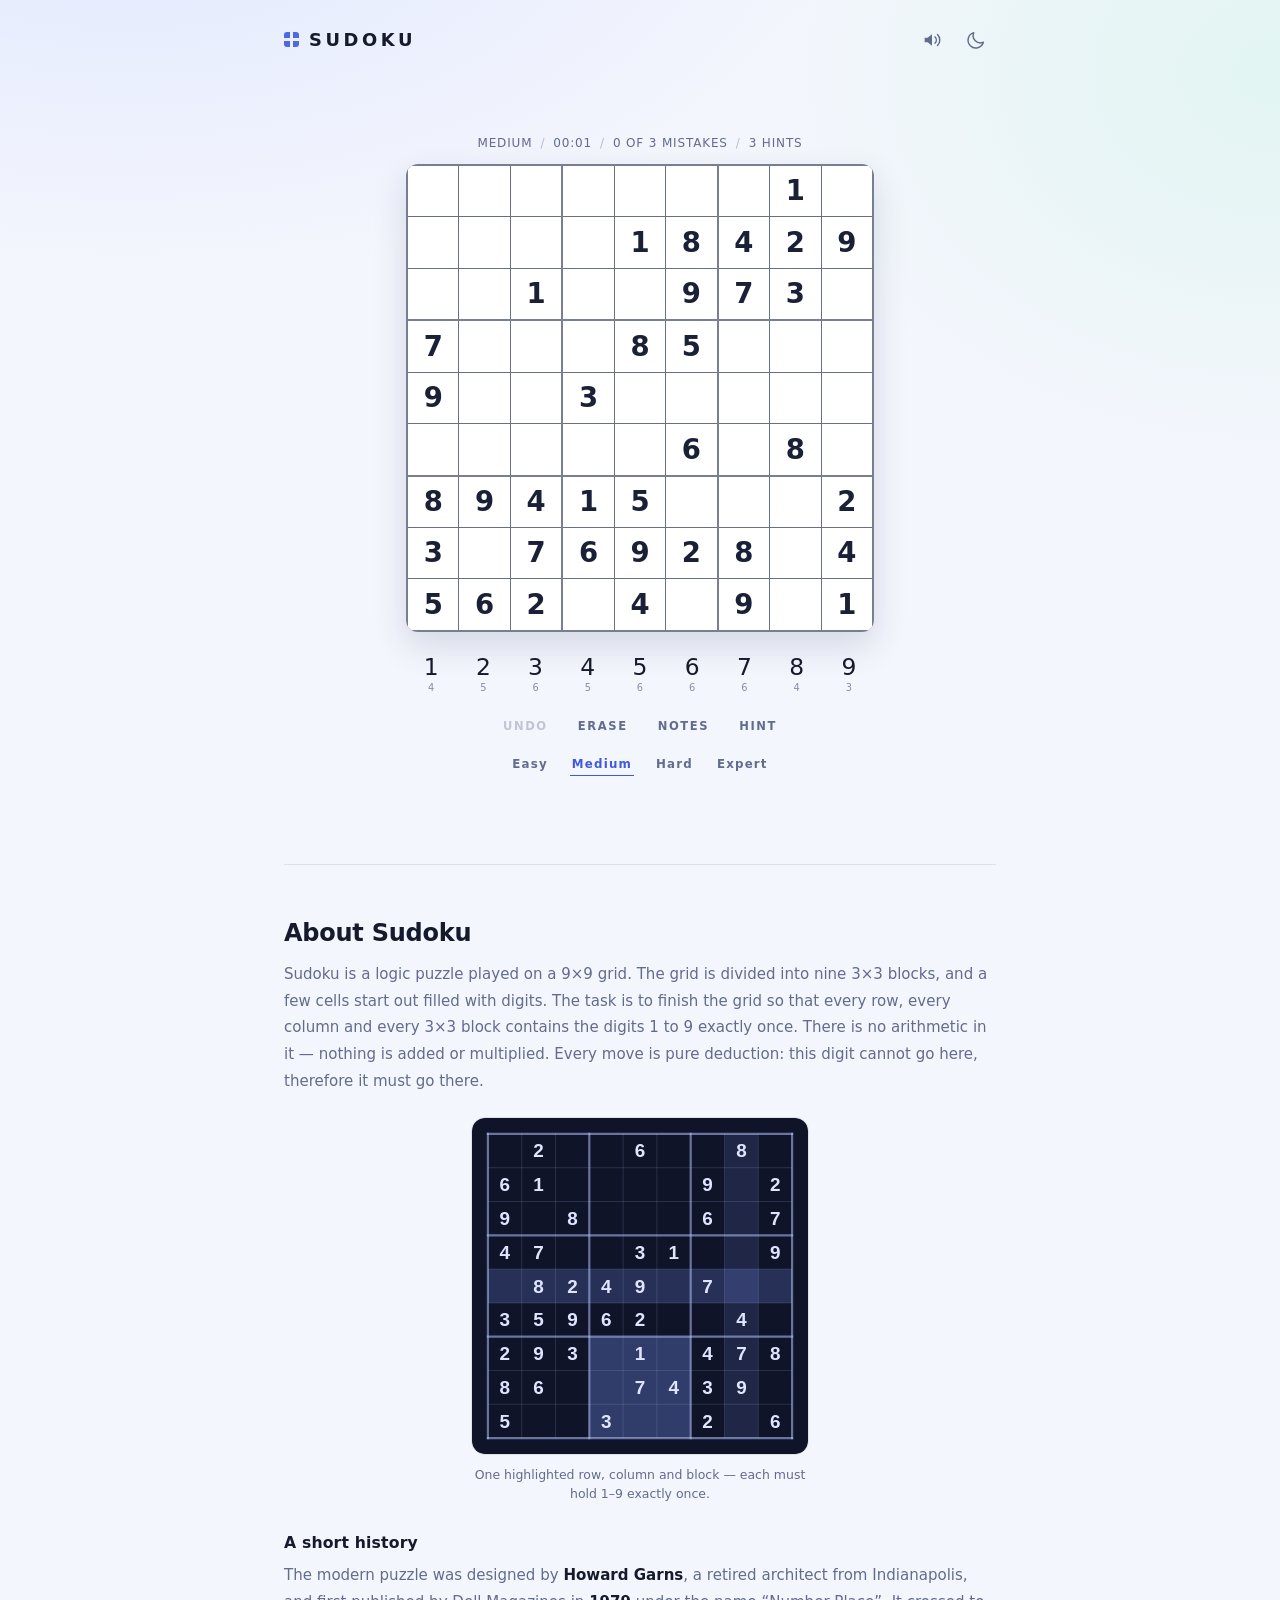
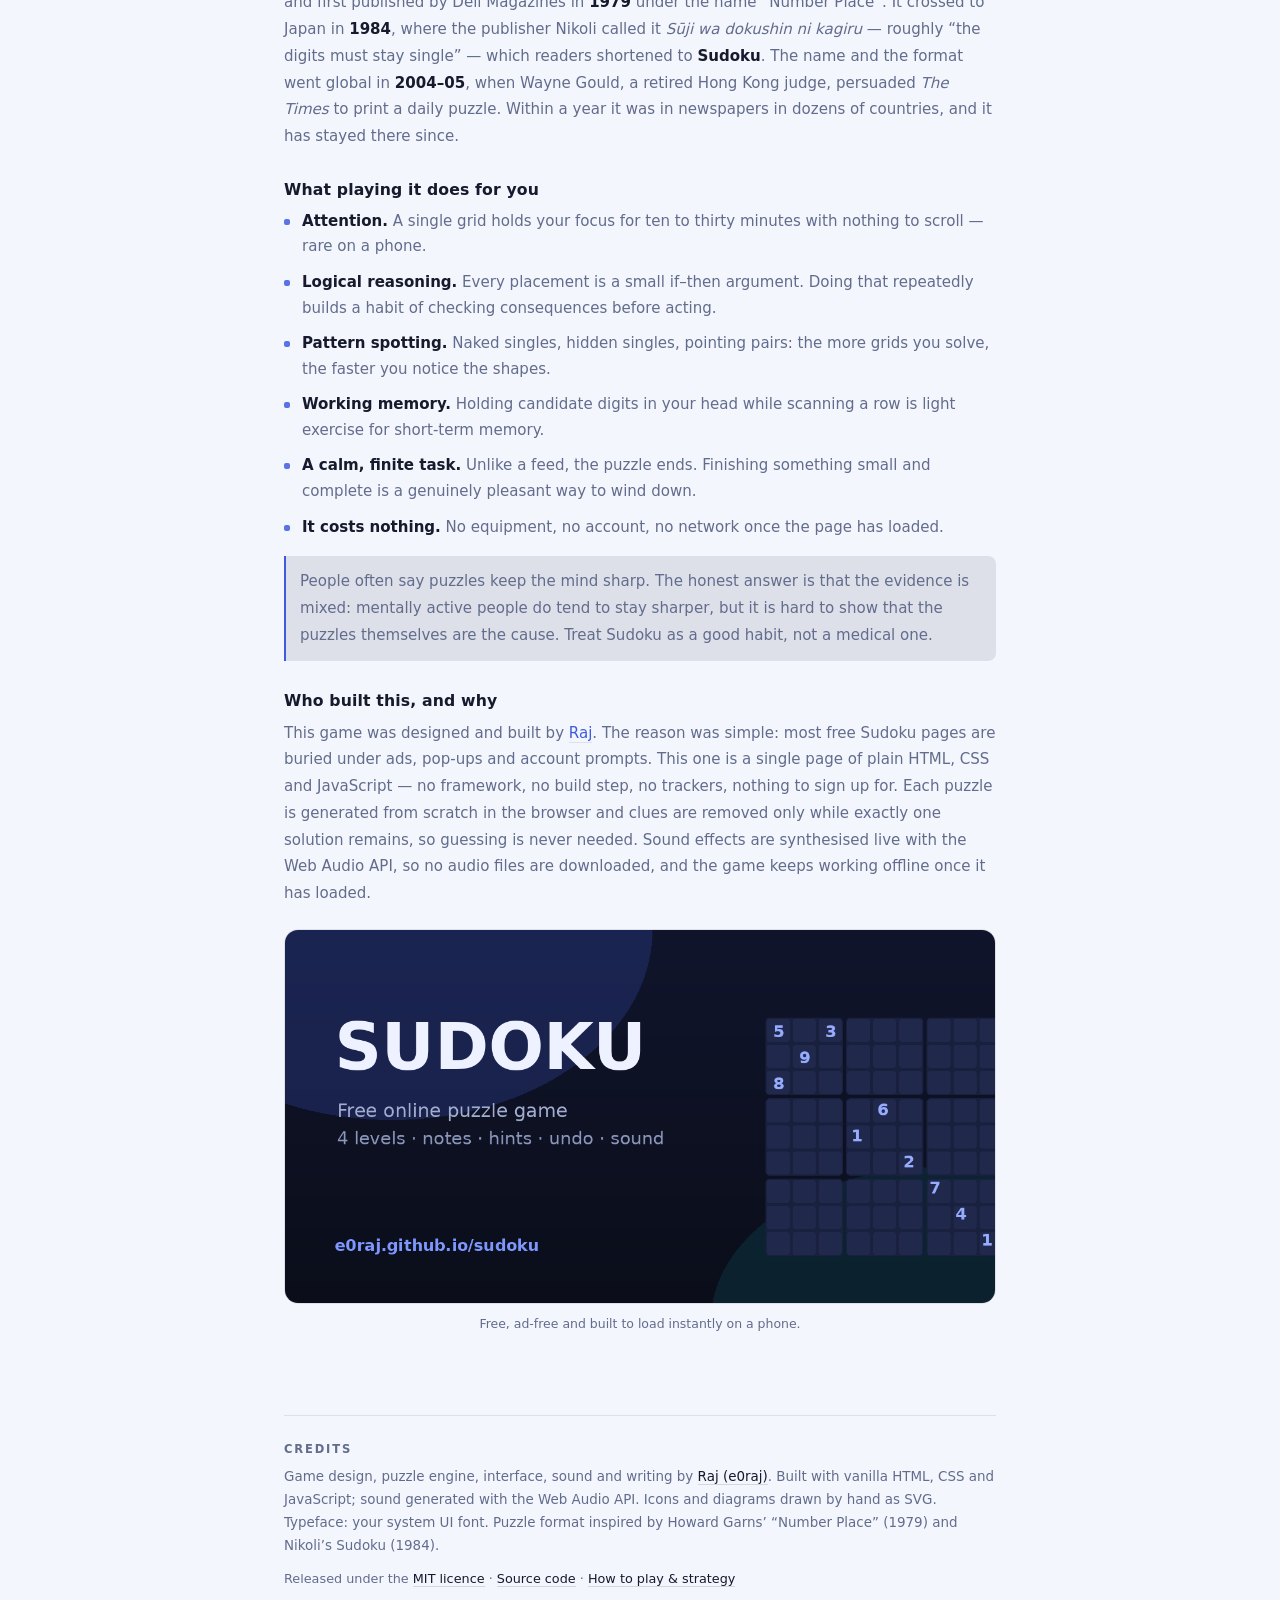
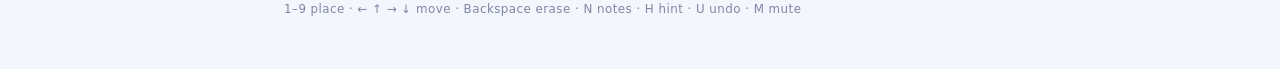
<file: index.html>
<!DOCTYPE html>
<html lang="en" data-theme="dark">
<head>
  <meta charset="UTF-8" />
  <meta name="viewport" content="width=device-width, initial-scale=1, viewport-fit=cover" />

  <title>Sudoku — Free Online Sudoku Game with Notes, Hints &amp; Sound</title>
  <meta name="description" content="Play free online Sudoku in your browser. Four difficulty levels — Easy, Medium, Hard and Expert — with pencil notes, hints, undo, a timer, sound effects and dark mode. No sign-up, no ads, no downloads." />
  <meta name="keywords" content="sudoku, play sudoku online, free sudoku game, sudoku puzzles, hard sudoku, expert sudoku, sudoku with notes, sudoku hints, daily sudoku, sudoku no ads" />
  <meta name="author" content="Raj" />
  <meta name="robots" content="index, follow, max-image-preview:large, max-snippet:-1" />
  <meta name="theme-color" content="#0b0e1a" media="(prefers-color-scheme: dark)" />
  <meta name="theme-color" content="#f4f6fd" media="(prefers-color-scheme: light)" />
  <meta name="color-scheme" content="dark light" />
  <link rel="canonical" href="https://e0raj.github.io/sudoku/" />

  <!-- Open Graph -->
  <meta property="og:type" content="website" />
  <meta property="og:site_name" content="Sudoku" />
  <meta property="og:url" content="https://e0raj.github.io/sudoku/" />
  <meta property="og:title" content="Sudoku — Free Online Sudoku Game with Notes, Hints &amp; Sound" />
  <meta property="og:description" content="A clean, fast Sudoku game with four difficulty levels, pencil notes, hints, undo, sound effects and dark mode. Free, no sign-up, plays in any browser." />
  <meta property="og:image" content="https://e0raj.github.io/sudoku/assets/img/og-image.png" />
  <meta property="og:image:width" content="1200" />
  <meta property="og:image:height" content="630" />
  <meta property="og:image:alt" content="Sudoku game board on a dark background" />
  <meta property="og:locale" content="en_IN" />

  <!-- Twitter -->
  <meta name="twitter:card" content="summary_large_image" />
  <meta name="twitter:title" content="Sudoku — Free Online Sudoku Game" />
  <meta name="twitter:description" content="Four difficulty levels, pencil notes, hints, undo, sound effects and dark mode. Free, in your browser." />
  <meta name="twitter:image" content="https://e0raj.github.io/sudoku/assets/img/og-image.png" />
  <meta name="twitter:image:alt" content="Sudoku game board on a dark background" />

  <link rel="icon" type="image/svg+xml" href="assets/img/favicon.svg" />
  <link rel="apple-touch-icon" href="assets/img/apple-touch-icon.png" />
  <link rel="manifest" href="site.webmanifest" />
  <link rel="preload" href="assets/css/style.css" as="style" />
  <link rel="stylesheet" href="assets/css/style.css" />

  <script type="application/ld+json">
  {
    "@context": "https://schema.org",
    "@graph": [
      {
        "@type": "WebSite",
        "@id": "https://e0raj.github.io/sudoku/#website",
        "url": "https://e0raj.github.io/sudoku/",
        "name": "Sudoku",
        "description": "A clean, fast Sudoku game that runs entirely in the browser.",
        "inLanguage": "en"
      },
      {
        "@type": "WebApplication",
        "@id": "https://e0raj.github.io/sudoku/#app",
        "name": "Sudoku",
        "url": "https://e0raj.github.io/sudoku/",
        "description": "Free online Sudoku with four difficulty levels, pencil notes, hints, undo, a timer and sound effects.",
        "applicationCategory": "GameApplication",
        "applicationSubCategory": "Puzzle game",
        "operatingSystem": "Any modern web browser",
        "browserRequirements": "Requires JavaScript",
        "isAccessibleForFree": true,
        "inLanguage": "en",
        "image": "https://e0raj.github.io/sudoku/assets/img/og-image.png",
        "offers": { "@type": "Offer", "price": "0", "priceCurrency": "INR" },
        "author": { "@type": "Person", "name": "Raj", "url": "https://github.com/e0raj" },
        "creator": { "@type": "Person", "name": "Raj", "url": "https://github.com/e0raj" },
        "license": "https://opensource.org/licenses/MIT",
        "sameAs": ["https://github.com/e0raj/sudoku"]
      }
    ]
  }
  </script>
</head>
<body>
  <a class="skip-link" href="#board">Skip to the board</a>

  <div class="shell">
    <header class="topbar">
      <p class="brand">
        <span class="brand__mark" aria-hidden="true"></span>
        Sudoku
      </p>

      <div class="topbar__actions">
        <button id="soundToggle" class="icon-btn" type="button" aria-pressed="true" aria-label="Sound effects on" title="Sound effects">
          <svg class="icon" viewBox="0 0 24 24" aria-hidden="true" focusable="false">
            <path class="icon__body" d="M4 9.5h3.2L12 5.6v12.8L7.2 14.5H4z" />
            <path class="icon__wave" d="M15.4 8.6a5 5 0 0 1 0 6.8M18 6a8.5 8.5 0 0 1 0 12" />
            <path class="icon__slash" d="M5 19 19 5" />
          </svg>
        </button>
        <button id="themeToggle" class="icon-btn" type="button" aria-label="Switch to light theme" title="Switch theme">
          <svg class="icon" viewBox="0 0 24 24" aria-hidden="true" focusable="false">
            <path class="icon__sun" d="M12 4.5v-2M12 21.5v-2M4.5 12h-2M21.5 12h-2M6.7 6.7 5.3 5.3M18.7 18.7l-1.4-1.4M6.7 17.3l-1.4 1.4M18.7 5.3l-1.4 1.4" />
            <circle class="icon__sun" cx="12" cy="12" r="3.6" />
            <path class="icon__moon" d="M20 14.5A8 8 0 0 1 9.5 4a8.5 8.5 0 1 0 10.5 10.5z" />
          </svg>
        </button>
      </div>
    </header>

    <main class="main">
      <section class="game" aria-labelledby="game-title">
        <h1 class="sr-only" id="game-title">Play Sudoku online</h1>

        <p class="statusline" aria-live="polite">
          <span id="statDifficulty">Medium</span>
          <span class="sep" aria-hidden="true">/</span>
          <span id="statTimer" role="timer">00:00</span>
          <span class="sep" aria-hidden="true">/</span>
          <span id="statMistakes">0 of 3 mistakes</span>
          <span class="sep" aria-hidden="true">/</span>
          <span id="statHints">3 hints</span>
        </p>

        <div class="board" id="board" role="grid" aria-label="Sudoku board, 9 rows by 9 columns" tabindex="-1"></div>

        <div class="pad" id="pad" role="group" aria-label="Number pad"></div>

        <div class="toolbar" role="group" aria-label="Game actions">
          <button class="tool" id="btnUndo" type="button">Undo</button>
          <button class="tool" id="btnErase" type="button">Erase</button>
          <button class="tool" id="btnNotes" type="button" aria-pressed="false">Notes</button>
          <button class="tool" id="btnHint" type="button">Hint</button>
        </div>

        <nav class="levels" id="difficulties" aria-label="Choose a difficulty"></nav>
      </section>

      <section class="content" aria-labelledby="about-title">
        <h2 class="content__title" id="about-title">About Sudoku</h2>

        <p>
          Sudoku is a logic puzzle played on a 9&times;9 grid. The grid is divided into nine
          3&times;3 blocks, and a few cells start out filled with digits. The task is to finish
          the grid so that every row, every column and every 3&times;3 block contains the digits
          1 to 9 exactly once. There is no arithmetic in it — nothing is added or multiplied.
          Every move is pure deduction: this digit cannot go here, therefore it must go there.
        </p>

        <figure class="figure">
          <img
            src="assets/img/rules.svg"
            width="338"
            height="338"
            alt="A Sudoku grid with one row, one column and one 3 by 3 block highlighted to show the three rules"
            loading="lazy"
            decoding="async"
          />
          <figcaption>One highlighted row, column and block — each must hold 1&ndash;9 exactly once.</figcaption>
        </figure>

        <h3>A short history</h3>
        <p>
          The modern puzzle was designed by <strong>Howard Garns</strong>, a retired architect from
          Indianapolis, and first published by Dell Magazines in <strong>1979</strong> under the name
          &ldquo;Number Place&rdquo;. It crossed to Japan in <strong>1984</strong>, where the publisher
          Nikoli called it <em>S&#363;ji wa dokushin ni kagiru</em> — roughly &ldquo;the digits must stay
          single&rdquo; — which readers shortened to <strong>Sudoku</strong>. The name and the format
          went global in <strong>2004&ndash;05</strong>, when Wayne Gould, a retired Hong Kong judge,
          persuaded <em>The Times</em> to print a daily puzzle. Within a year it was in newspapers in
          dozens of countries, and it has stayed there since.
        </p>

        <h3>What playing it does for you</h3>
        <ul class="benefits">
          <li><strong>Attention.</strong> A single grid holds your focus for ten to thirty minutes with nothing to scroll — rare on a phone.</li>
          <li><strong>Logical reasoning.</strong> Every placement is a small if&ndash;then argument. Doing that repeatedly builds a habit of checking consequences before acting.</li>
          <li><strong>Pattern spotting.</strong> Naked singles, hidden singles, pointing pairs: the more grids you solve, the faster you notice the shapes.</li>
          <li><strong>Working memory.</strong> Holding candidate digits in your head while scanning a row is light exercise for short-term memory.</li>
          <li><strong>A calm, finite task.</strong> Unlike a feed, the puzzle ends. Finishing something small and complete is a genuinely pleasant way to wind down.</li>
          <li><strong>It costs nothing.</strong> No equipment, no account, no network once the page has loaded.</li>
        </ul>
        <p class="note">
          People often say puzzles keep the mind sharp. The honest answer is that the evidence is
          mixed: mentally active people do tend to stay sharper, but it is hard to show that the
          puzzles themselves are the cause. Treat Sudoku as a good habit, not a medical one.
        </p>

        <h3>Who built this, and why</h3>
        <p>
          This game was designed and built by <a href="https://github.com/e0raj">Raj</a>. The reason
          was simple: most free Sudoku pages are buried under ads, pop-ups and account prompts. This
          one is a single page of plain HTML, CSS and JavaScript — no framework, no build step, no
          trackers, nothing to sign up for. Each puzzle is generated from scratch in the browser and
          clues are removed only while exactly one solution remains, so guessing is never needed.
          Sound effects are synthesised live with the Web Audio API, so no audio files are downloaded,
          and the game keeps working offline once it has loaded.
        </p>

        <figure class="figure figure--wide">
          <img
            src="assets/img/og-image.png"
            width="1200"
            height="630"
            alt="Preview of the Sudoku game: a dark screen with the title Sudoku, a puzzle grid and the words notes, hints, undo, sound and four levels"
            loading="lazy"
            decoding="async"
          />
          <figcaption>Free, ad-free and built to load instantly on a phone.</figcaption>
        </figure>
      </section>
    </main>

    <footer class="credits" role="contentinfo">
      <h2 class="credits__title">Credits</h2>
      <p class="credits__body">
        Game design, puzzle engine, interface, sound and writing by
        <a href="https://github.com/e0raj">Raj (e0raj)</a>.
        Built with vanilla HTML, CSS and JavaScript; sound generated with the Web Audio API.
        Icons and diagrams drawn by hand as SVG. Typeface: your system UI font.
        Puzzle format inspired by Howard Garns&rsquo; &ldquo;Number Place&rdquo; (1979) and Nikoli&rsquo;s
        Sudoku (1984).
      </p>
      <p class="credits__meta">
        Released under the <a href="https://github.com/e0raj/sudoku/blob/main/LICENSE">MIT licence</a>
        <span aria-hidden="true">&middot;</span>
        <a href="https://github.com/e0raj/sudoku">Source code</a>
        <span aria-hidden="true">&middot;</span>
        <a href="about.html">How to play &amp; strategy</a>
      </p>
      <p class="credits__keys">
        1&ndash;9 place &middot; &larr; &uarr; &rarr; &darr; move &middot; Backspace erase &middot; N notes &middot; H hint &middot; U undo &middot; M mute
      </p>
    </footer>
  </div>

  <div class="modal" id="modal" hidden>
    <div class="modal__card" role="dialog" aria-modal="true" aria-labelledby="modalTitle">
      <h2 class="modal__title" id="modalTitle">Title</h2>
      <p class="modal__text" id="modalText">Text</p>
      <div class="modal__actions">
        <button class="btn btn--primary" id="modalPrimary" type="button">Play again</button>
        <button class="btn" id="modalSecondary" type="button">Close</button>
      </div>
    </div>
  </div>

  <noscript>
    <p class="noscript">This Sudoku game needs JavaScript to generate puzzles and respond to your moves. Please enable JavaScript in your browser to play.</p>
  </noscript>

  <script type="module" src="assets/js/app.js"></script>
</body>
</html>
</file>
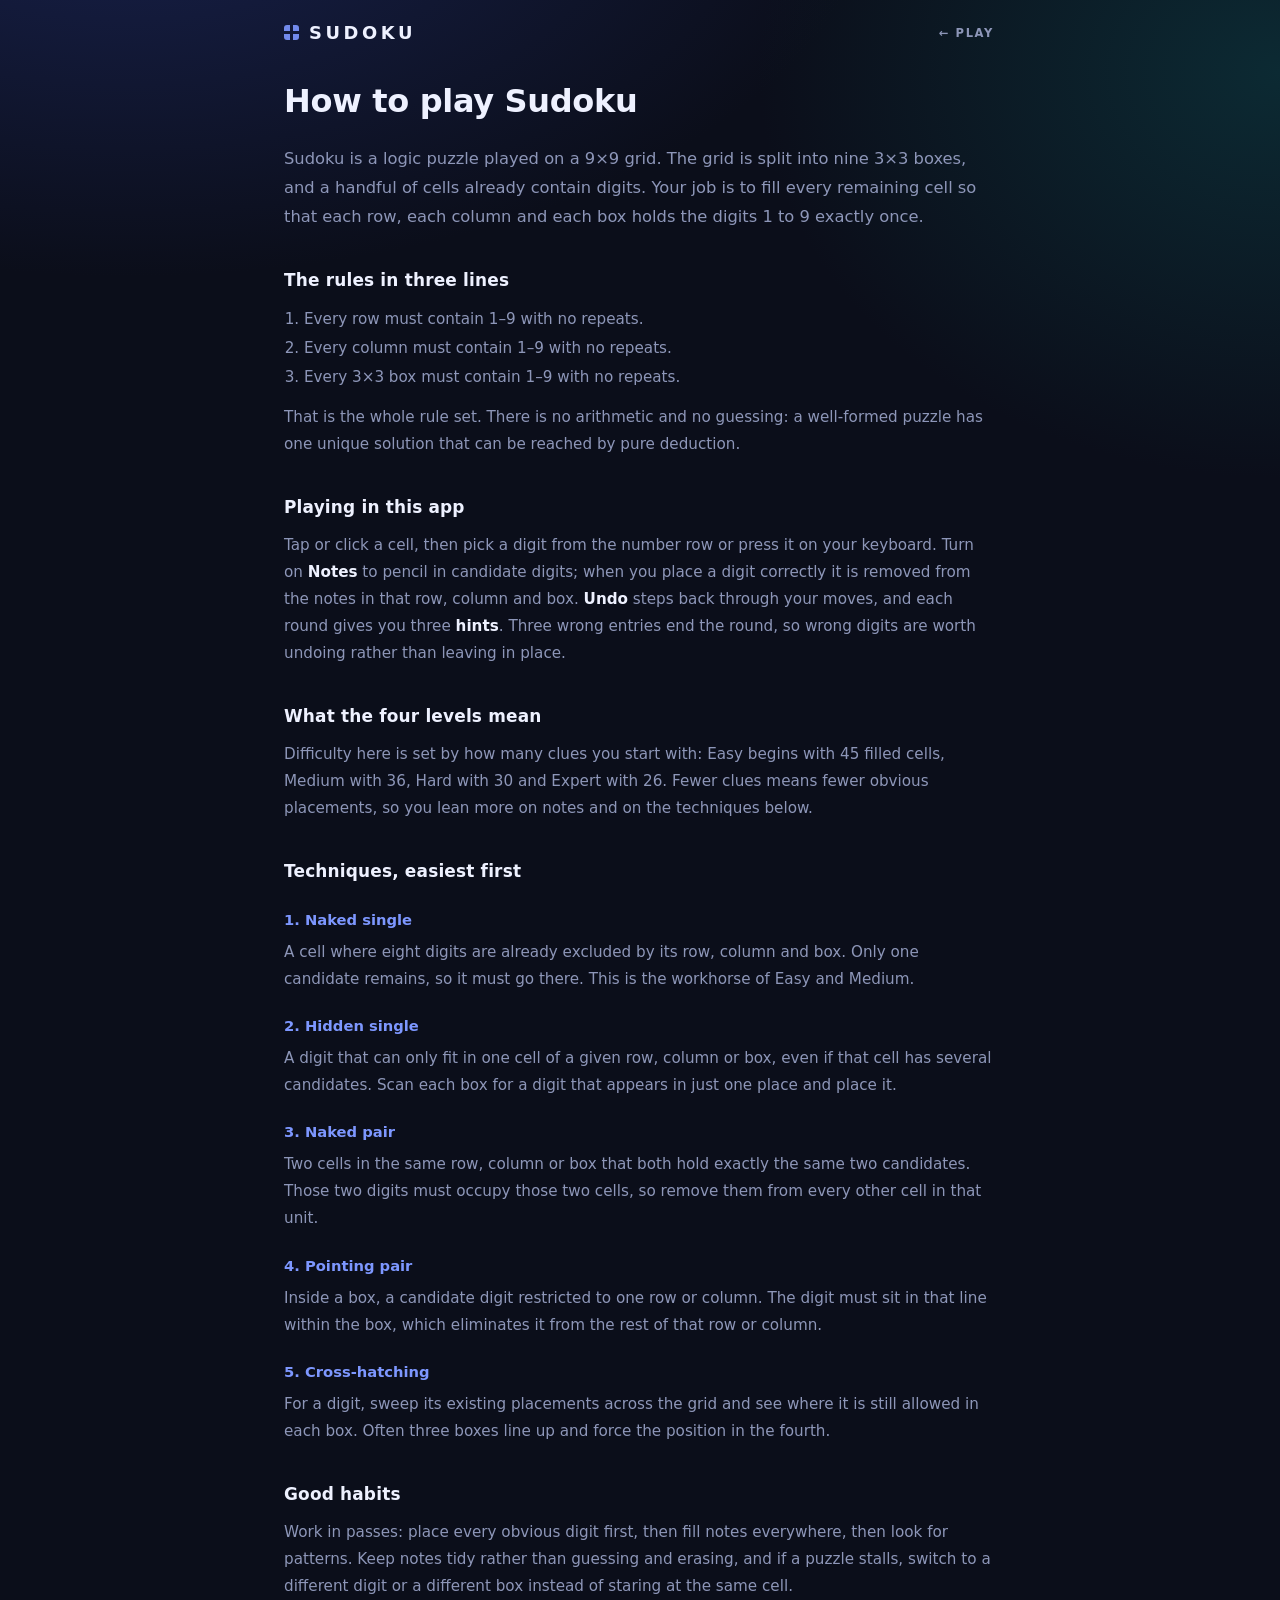
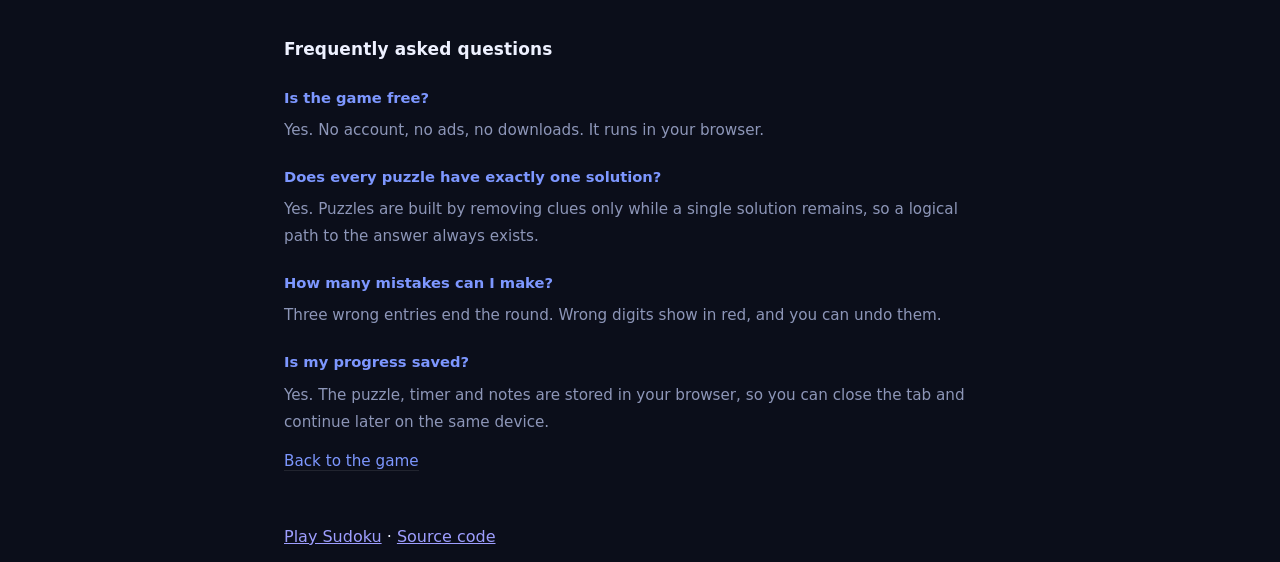
<file: about.html>
<!DOCTYPE html>
<html lang="en" data-theme="dark">
<head>
  <meta charset="UTF-8" />
  <meta name="viewport" content="width=device-width, initial-scale=1, viewport-fit=cover" />

  <title>How to Play Sudoku — Rules, Strategy and Tips | Sudoku</title>
  <meta name="description" content="Learn the Sudoku rules, the difference between the four difficulty levels, and the solving techniques that take you from naked singles to pointing pairs. Includes a short FAQ." />
  <meta name="keywords" content="how to play sudoku, sudoku rules, sudoku strategy, sudoku tips, sudoku techniques, sudoku for beginners" />
  <meta name="author" content="Raj" />
  <meta name="robots" content="index, follow, max-image-preview:large, max-snippet:-1" />
  <meta name="theme-color" content="#0e1120" />
  <meta name="color-scheme" content="dark light" />
  <link rel="canonical" href="https://e0raj.github.io/sudoku/about.html" />

  <meta property="og:type" content="article" />
  <meta property="og:site_name" content="Sudoku" />
  <meta property="og:url" content="https://e0raj.github.io/sudoku/about.html" />
  <meta property="og:title" content="How to Play Sudoku — Rules, Strategy and Tips" />
  <meta property="og:description" content="Sudoku rules, difficulty levels and the solving techniques that actually help." />
  <meta property="og:image" content="https://e0raj.github.io/sudoku/assets/img/og-image.png" />
  <meta property="og:locale" content="en_IN" />

  <link rel="icon" type="image/svg+xml" href="assets/img/favicon.svg" />
  <link rel="apple-touch-icon" href="assets/img/apple-touch-icon.png" />
  <link rel="manifest" href="site.webmanifest" />
  <link rel="stylesheet" href="assets/css/style.css" />

  <script type="application/ld+json">
  {
    "@context": "https://schema.org",
    "@graph": [
      {
        "@type": "Article",
        "@id": "https://e0raj.github.io/sudoku/about.html#article",
        "headline": "How to Play Sudoku — Rules, Strategy and Tips",
        "description": "The rules of Sudoku, how the four difficulty levels differ, and the solving techniques worth learning.",
        "inLanguage": "en",
        "author": { "@type": "Person", "name": "Raj", "url": "https://github.com/e0raj" },
        "mainEntityOfPage": "https://e0raj.github.io/sudoku/about.html",
        "image": "https://e0raj.github.io/sudoku/assets/img/og-image.png"
      },
      {
        "@type": "BreadcrumbList",
        "itemListElement": [
          { "@type": "ListItem", "position": 1, "name": "Sudoku", "item": "https://e0raj.github.io/sudoku/" },
          { "@type": "ListItem", "position": 2, "name": "How to play", "item": "https://e0raj.github.io/sudoku/about.html" }
        ]
      },
      {
        "@type": "FAQPage",
        "mainEntity": [
          {
            "@type": "Question",
            "name": "Is this Sudoku game free to play?",
            "acceptedAnswer": {
              "@type": "Answer",
              "text": "Yes. The game is free, needs no account and shows no ads. It runs entirely in your browser."
            }
          },
          {
            "@type": "Question",
            "name": "Does every puzzle have only one solution?",
            "acceptedAnswer": {
              "@type": "Answer",
              "text": "Yes. Each puzzle is generated from a complete grid and cells are only removed while the remaining clues still allow exactly one solution, so guessing is never required."
            }
          },
          {
            "@type": "Question",
            "name": "How many mistakes am I allowed?",
            "acceptedAnswer": {
              "@type": "Answer",
              "text": "Three wrong entries end the round. Wrong digits are shown in red so you can undo them before the limit is reached."
            }
          },
          {
            "@type": "Question",
            "name": "Is my progress saved?",
            "acceptedAnswer": {
              "@type": "Answer",
              "text": "Yes. The current puzzle, timer and notes are stored in your browser, so closing the tab and coming back resumes the same round."
            }
          }
        ]
      }
    ]
  }
  </script>
</head>
<body>
  <div class="app app--page">
    <header class="topbar">
      <p class="brand">
        <span class="brand__mark" aria-hidden="true"></span>
        <a class="brand__link" href="./">Sudoku</a>
      </p>
      <div class="topbar__actions">
        <a class="tool" href="./">&larr; Play</a>
      </div>
    </header>

    <main class="page">
      <article class="prose">
        <h1>How to play Sudoku</h1>
        <p class="lede">
          Sudoku is a logic puzzle played on a 9&times;9 grid. The grid is split into nine
          3&times;3 boxes, and a handful of cells already contain digits. Your job is to fill
          every remaining cell so that each row, each column and each box holds the digits
          1 to 9 exactly once.
        </p>

        <h2>The rules in three lines</h2>
        <ol>
          <li>Every row must contain 1&ndash;9 with no repeats.</li>
          <li>Every column must contain 1&ndash;9 with no repeats.</li>
          <li>Every 3&times;3 box must contain 1&ndash;9 with no repeats.</li>
        </ol>
        <p>
          That is the whole rule set. There is no arithmetic and no guessing: a well-formed
          puzzle has one unique solution that can be reached by pure deduction.
        </p>

        <h2>Playing in this app</h2>
        <p>
          Tap or click a cell, then pick a digit from the number row or press it on your
          keyboard. Turn on <strong>Notes</strong> to pencil in candidate digits; when you
          place a digit correctly it is removed from the notes in that row, column and box.
          <strong>Undo</strong> steps back through your moves, and each round gives you three
          <strong>hints</strong>. Three wrong entries end the round, so wrong digits are worth
          undoing rather than leaving in place.
        </p>

        <h2>What the four levels mean</h2>
        <p>
          Difficulty here is set by how many clues you start with: Easy begins with 45 filled
          cells, Medium with 36, Hard with 30 and Expert with 26. Fewer clues means fewer
          obvious placements, so you lean more on notes and on the techniques below.
        </p>

        <h2>Techniques, easiest first</h2>
        <h3>1. Naked single</h3>
        <p>
          A cell where eight digits are already excluded by its row, column and box. Only one
          candidate remains, so it must go there. This is the workhorse of Easy and Medium.
        </p>
        <h3>2. Hidden single</h3>
        <p>
          A digit that can only fit in one cell of a given row, column or box, even if that
          cell has several candidates. Scan each box for a digit that appears in just one
          place and place it.
        </p>
        <h3>3. Naked pair</h3>
        <p>
          Two cells in the same row, column or box that both hold exactly the same two
          candidates. Those two digits must occupy those two cells, so remove them from every
          other cell in that unit.
        </p>
        <h3>4. Pointing pair</h3>
        <p>
          Inside a box, a candidate digit restricted to one row or column. The digit must sit
          in that line within the box, which eliminates it from the rest of that row or column.
        </p>
        <h3>5. Cross-hatching</h3>
        <p>
          For a digit, sweep its existing placements across the grid and see where it is still
          allowed in each box. Often three boxes line up and force the position in the fourth.
        </p>

        <h2>Good habits</h2>
        <p>
          Work in passes: place every obvious digit first, then fill notes everywhere, then
          look for patterns. Keep notes tidy rather than guessing and erasing, and if a puzzle
          stalls, switch to a different digit or a different box instead of staring at the same
          cell.
        </p>

        <h2>Frequently asked questions</h2>
        <h3>Is the game free?</h3>
        <p>Yes. No account, no ads, no downloads. It runs in your browser.</p>
        <h3>Does every puzzle have exactly one solution?</h3>
        <p>
          Yes. Puzzles are built by removing clues only while a single solution remains, so a
          logical path to the answer always exists.
        </p>
        <h3>How many mistakes can I make?</h3>
        <p>Three wrong entries end the round. Wrong digits show in red, and you can undo them.</p>
        <h3>Is my progress saved?</h3>
        <p>
          Yes. The puzzle, timer and notes are stored in your browser, so you can close the tab
          and continue later on the same device.
        </p>

        <p class="prose__back"><a href="./">Back to the game</a></p>
      </article>
    </main>

    <footer class="footer">
      <p class="footer__links">
        <a href="./">Play Sudoku</a>
        <span aria-hidden="true">&middot;</span>
        <a href="https://github.com/e0raj/sudoku" rel="noopener">Source code</a>
      </p>
    </footer>
  </div>
</body>
</html>
</file>
<file: assets/css/style.css>
/* ==========================================================================
   Sudoku — stylesheet

   One flat layout, two themes. Colour lives in custom properties so the
   dark and light versions share every rule below.
   ========================================================================== */

:root {
  color-scheme: dark;

  --bg: #0b0e1a;
  --glow-1: #17204a;
  --glow-2: #0c2a33;

  --text: #eef1ff;
  --text-dim: #8d96b8;

  --accent: #7d97ff;
  --accent-ink: #0b0e1a;
  --success: #4ad9a4;
  --error: #ff7089;

  /* grid */
  --cell-bg: #141a30;
  --grid-thin: rgba(255, 255, 255, 0.11);
  --grid-strong: rgba(255, 255, 255, 0.32);
  --given: #e8ecff;
  --user: #8fa9ff;
  --peer: #1c2440;
  --match: #27325c;
  --selected: #33406f;
  --board-shadow: 0 18px 44px rgba(0, 0, 0, 0.45);

  /* surfaces */
  --surface: #151a2e;
  --surface-line: rgba(255, 255, 255, 0.12);
  --hairline: rgba(255, 255, 255, 0.09);
  --shadow: 0 30px 70px rgba(0, 0, 0, 0.5);

  --font: "Segoe UI", system-ui, -apple-system, "Helvetica Neue", Arial, sans-serif;
  --board: min(92vw, 52vh, 520px);
}

[data-theme="light"] {
  color-scheme: light;

  --bg: #f4f6fd;
  --glow-1: #e2e9ff;
  --glow-2: #e2f5f2;

  --text: #151a2c;
  --text-dim: #626c8c;

  --accent: #3d5ae0;
  --accent-ink: #ffffff;
  --success: #10855f;
  --error: #cf3453;

  --cell-bg: #ffffff;
  --grid-thin: rgba(20, 30, 60, 0.16);
  --grid-strong: rgba(20, 30, 60, 0.55);
  --given: #1a2136;
  --user: #3d5ae0;
  --peer: #eff3ff;
  --match: #dde6ff;
  --selected: #c5d4ff;
  --board-shadow: 0 14px 34px rgba(28, 40, 80, 0.14);

  --surface: #ffffff;
  --surface-line: rgba(20, 30, 60, 0.14);
  --hairline: rgba(20, 30, 60, 0.1);
  --shadow: 0 24px 60px rgba(25, 38, 80, 0.18);
}

*,
*::before,
*::after {
  box-sizing: border-box;
}

html {
  scroll-behavior: smooth;
}

html,
body {
  margin: 0;
  padding: 0;
}

body {
  min-height: 100dvh;
  font-family: var(--font);
  color: var(--text);
  background:
    radial-gradient(1200px 620px at 10% -12%, var(--glow-1) 0%, transparent 62%),
    radial-gradient(900px 700px at 100% 8%, var(--glow-2) 0%, transparent 58%),
    var(--bg);
  background-attachment: fixed;
  -webkit-font-smoothing: antialiased;
  -webkit-tap-highlight-color: transparent;
  transition: background-color 0.3s ease, color 0.3s ease;
}

.sr-only {
  position: absolute;
  width: 1px;
  height: 1px;
  margin: -1px;
  padding: 0;
  overflow: hidden;
  clip: rect(0 0 0 0);
  white-space: nowrap;
  border: 0;
}

.skip-link {
  position: absolute;
  top: -60px;
  left: 16px;
  padding: 10px 16px;
  border-radius: 10px;
  background: var(--accent);
  color: var(--accent-ink);
  font-size: 0.85rem;
  font-weight: 600;
  text-decoration: none;
  transition: top 0.2s ease;
  z-index: 30;
}

.skip-link:focus {
  top: 12px;
}

/* ---------- Shell ---------- */

.shell {
  width: min(760px, 100%);
  margin: 0 auto;
  padding: clamp(14px, 2.2vh, 22px) clamp(14px, 4vw, 24px) 0;
}

.topbar {
  display: flex;
  align-items: center;
  justify-content: space-between;
  gap: 12px;
}

.brand {
  display: flex;
  align-items: center;
  gap: 10px;
  margin: 0;
  font-size: clamp(1rem, 2.6vw, 1.12rem);
  font-weight: 700;
  letter-spacing: 0.2em;
  text-transform: uppercase;
}

.brand__link {
  color: inherit;
  text-decoration: none;
}

.brand__mark {
  width: 15px;
  height: 15px;
  border-radius: 3px;
  background:
    linear-gradient(var(--accent), var(--accent)) 0 0 / 6px 6px no-repeat,
    linear-gradient(var(--accent), var(--accent)) 100% 0 / 6px 6px no-repeat,
    linear-gradient(var(--accent), var(--accent)) 0 100% / 6px 6px no-repeat,
    linear-gradient(var(--accent), var(--accent)) 100% 100% / 6px 6px no-repeat;
  opacity: 0.9;
}

.topbar__actions {
  display: flex;
  align-items: center;
  gap: 4px;
}

.icon-btn {
  display: inline-flex;
  align-items: center;
  justify-content: center;
  width: 40px;
  height: 40px;
  padding: 0;
  border: 0;
  border-radius: 10px;
  background: transparent;
  color: var(--text-dim);
  cursor: pointer;
  transition: color 0.15s ease, background-color 0.15s ease;
}

.icon-btn:hover {
  color: var(--text);
  background: var(--hairline);
}

.icon-btn:focus-visible {
  outline: 2px solid var(--accent);
  outline-offset: 2px;
}

.icon {
  width: 22px;
  height: 22px;
  fill: none;
  stroke: currentColor;
  stroke-width: 1.6;
  stroke-linecap: round;
  stroke-linejoin: round;
}

.icon__body {
  fill: currentColor;
  stroke: none;
}

.icon__wave {
  fill: none;
  stroke: currentColor;
}

.icon__slash {
  display: none;
  fill: none;
  stroke: currentColor;
  stroke-width: 1.8;
}

.icon__moon {
  display: none;
}

[data-theme="light"] .icon__sun {
  display: none;
}

[data-theme="light"] .icon__moon {
  display: inline;
}

#soundToggle[aria-pressed="false"] .icon__wave {
  display: none;
}

#soundToggle[aria-pressed="false"] .icon__slash {
  display: inline;
}

/* ---------- Game ---------- */

.main {
  display: block;
}

.game {
  display: flex;
  flex-direction: column;
  align-items: center;
  justify-content: center;
  gap: clamp(10px, 1.6vh, 16px);
  min-height: calc(100dvh - 96px);
  padding: 12px 0 24px;
}

.statusline {
  display: flex;
  flex-wrap: wrap;
  align-items: center;
  justify-content: center;
  gap: 8px;
  margin: 0;
  color: var(--text-dim);
  font-size: 0.75rem;
  font-variant-numeric: tabular-nums;
  letter-spacing: 0.07em;
  text-transform: uppercase;
}

.sep {
  opacity: 0.4;
}

/* The grid: a solid board with thick rules between the 3x3 blocks. */
.board {
  display: grid;
  grid-template-columns: repeat(3, minmax(0, 1fr));
  gap: 2px;
  width: var(--board);
  height: var(--board);
  padding: 2px;
  border-radius: 12px;
  background: var(--grid-strong);
  box-shadow: var(--board-shadow);
  overflow: hidden;
  user-select: none;
  touch-action: manipulation;
}

.box {
  display: grid;
  grid-template-columns: repeat(3, minmax(0, 1fr));
  grid-template-rows: repeat(3, minmax(0, 1fr));
  gap: 1px;
  background: var(--grid-thin);
}

.cell {
  display: flex;
  align-items: center;
  justify-content: center;
  margin: 0;
  padding: 0;
  border: 0;
  background: var(--cell-bg);
  color: var(--user);
  font-family: inherit;
  font-size: calc(var(--board) / 17);
  font-weight: 500;
  line-height: 1;
  cursor: pointer;
  transition: background-color 0.12s ease, color 0.12s ease;
}

.cell:hover {
  background: var(--peer);
}

.cell:focus-visible {
  outline: 2px solid var(--accent);
  outline-offset: -2px;
}

.cell--given {
  color: var(--given);
  font-weight: 700;
}

.cell--peer {
  background: var(--peer);
}

.cell--match {
  background: var(--match);
}

.cell--selected {
  background: var(--selected);
  box-shadow: inset 0 0 0 2px var(--accent);
}

.cell--error {
  color: var(--error);
  animation: shake 0.3s ease;
}

.cell--hint {
  color: var(--success);
}

.cell__notes {
  display: grid;
  grid-template-columns: repeat(3, 1fr);
  grid-template-rows: repeat(3, 1fr);
  width: 100%;
  height: 100%;
  padding: 2px;
  color: var(--text-dim);
  font-size: 0.36em;
  font-weight: 600;
}

.cell__notes span {
  display: flex;
  align-items: center;
  justify-content: center;
}

@keyframes shake {
  0%, 100% { transform: translateX(0); }
  25% { transform: translateX(-2px); }
  75% { transform: translateX(2px); }
}

/* ---------- Number pad ---------- */

.pad {
  display: grid;
  grid-template-columns: repeat(9, minmax(0, 1fr));
  gap: 2px;
  width: var(--board);
}

.pad__btn {
  display: flex;
  flex-direction: column;
  align-items: center;
  gap: 1px;
  padding: 7px 0 5px;
  border: 0;
  border-radius: 9px;
  background: transparent;
  color: var(--text);
  font-family: inherit;
  font-size: calc(var(--board) / 20);
  font-weight: 500;
  cursor: pointer;
  transition: color 0.14s ease, background-color 0.14s ease;
}

.pad__btn:hover:not(:disabled) {
  color: var(--accent);
  background: var(--hairline);
}

.pad__btn:focus-visible {
  outline: 2px solid var(--accent);
  outline-offset: -2px;
}

.pad__btn:disabled {
  color: var(--text-dim);
  opacity: 0.32;
  cursor: default;
}

.pad__count {
  color: var(--text-dim);
  font-size: 0.42em;
  font-weight: 500;
  opacity: 0.75;
}

/* ---------- Toolbar ---------- */

.toolbar {
  display: flex;
  align-items: center;
  justify-content: center;
  gap: clamp(10px, 3vw, 26px);
}

.tool {
  padding: 6px 2px;
  border: 0;
  background: transparent;
  color: var(--text-dim);
  font-family: inherit;
  font-size: 0.72rem;
  font-weight: 600;
  letter-spacing: 0.14em;
  text-transform: uppercase;
  text-decoration: none;
  cursor: pointer;
  transition: color 0.15s ease;
}

.tool:hover:not(:disabled) {
  color: var(--text);
}

.tool:focus-visible {
  outline: 2px solid var(--accent);
  outline-offset: 3px;
  border-radius: 4px;
}

.tool[aria-pressed="true"] {
  color: var(--accent);
}

.tool:disabled {
  opacity: 0.35;
  cursor: default;
}

/* ---------- Difficulty ---------- */

.levels {
  display: flex;
  align-items: center;
  justify-content: center;
  gap: clamp(8px, 2.6vw, 20px);
}

.level {
  padding: 4px 2px;
  border: 0;
  border-bottom: 1px solid transparent;
  background: transparent;
  color: var(--text-dim);
  font-family: inherit;
  font-size: 0.74rem;
  font-weight: 600;
  letter-spacing: 0.1em;
  cursor: pointer;
  transition: color 0.15s ease, border-color 0.15s ease;
}

.level:hover {
  color: var(--text);
}

.level:focus-visible {
  outline: 2px solid var(--accent);
  outline-offset: 3px;
  border-radius: 4px;
}

.level[aria-pressed="true"] {
  color: var(--accent);
  border-bottom-color: var(--accent);
}

/* ---------- Content ---------- */

.content {
  padding: clamp(28px, 6vh, 56px) 0 8px;
  border-top: 1px solid var(--hairline);
}

.content__title {
  margin: 0 0 14px;
  font-size: clamp(1.25rem, 3.4vw, 1.5rem);
  letter-spacing: -0.01em;
}

.content h3 {
  margin: 30px 0 10px;
  font-size: 0.98rem;
  font-weight: 700;
  letter-spacing: 0.01em;
}

.content p {
  margin: 0 0 14px;
  color: var(--text-dim);
  font-size: 0.94rem;
  line-height: 1.78;
}

.content strong {
  color: var(--text);
  font-weight: 600;
}

.content a {
  color: var(--accent);
  text-decoration: none;
  border-bottom: 1px solid var(--hairline);
}

.content a:hover {
  border-bottom-color: var(--accent);
}

.figure {
  margin: 22px auto;
  max-width: 338px;
  text-align: center;
}

.figure--wide {
  max-width: 100%;
}

.figure img {
  display: block;
  width: 100%;
  height: auto;
  border-radius: 14px;
  border: 1px solid var(--hairline);
}

.figure figcaption {
  margin-top: 10px;
  color: var(--text-dim);
  font-size: 0.78rem;
  line-height: 1.55;
}

.benefits {
  margin: 0 0 16px;
  padding: 0;
  list-style: none;
  display: grid;
  gap: 10px;
}

.benefits li {
  position: relative;
  padding-left: 18px;
  color: var(--text-dim);
  font-size: 0.94rem;
  line-height: 1.7;
}

.benefits li::before {
  content: "";
  position: absolute;
  top: 0.66em;
  left: 0;
  width: 6px;
  height: 6px;
  border-radius: 2px;
  background: var(--accent);
  opacity: 0.85;
}

.note {
  padding: 12px 14px;
  border-left: 2px solid var(--accent);
  background: var(--hairline);
  border-radius: 0 8px 8px 0;
  font-size: 0.88rem;
  color: var(--text-dim);
}

/* ---------- Credits ---------- */

.credits {
  margin-top: clamp(28px, 6vh, 52px);
  padding: 26px 0 40px;
  border-top: 1px solid var(--hairline);
}

.credits__title {
  margin: 0 0 10px;
  font-size: 0.72rem;
  font-weight: 700;
  letter-spacing: 0.16em;
  text-transform: uppercase;
  color: var(--text-dim);
}

.credits__body,
.credits__meta,
.credits__keys {
  margin: 0 0 10px;
  color: var(--text-dim);
  font-size: 0.84rem;
  line-height: 1.7;
}

.credits__meta {
  font-size: 0.8rem;
}

.credits__keys {
  font-size: 0.74rem;
  letter-spacing: 0.04em;
  opacity: 0.8;
}

.credits a {
  color: var(--text);
  text-decoration: none;
  border-bottom: 1px solid var(--surface-line);
}

.credits a:hover {
  border-bottom-color: var(--accent);
  color: var(--accent);
}

/* ---------- Article page ---------- */

.app--page {
  width: min(760px, 100%);
  margin: 0 auto;
  padding: clamp(14px, 2.2vh, 22px) clamp(14px, 4vw, 24px) 0;
}

.page {
  padding: clamp(12px, 3vh, 28px) 0 24px;
}

.prose {
  color: var(--text);
  font-size: 0.95rem;
  line-height: 1.78;
}

.prose h1 {
  margin: 0 0 14px;
  font-size: clamp(1.5rem, 4vw, 2rem);
  letter-spacing: -0.01em;
}

.prose .lede {
  color: var(--text-dim);
  font-size: 1.02rem;
}

.prose h2 {
  margin: 34px 0 10px;
  font-size: 1.06rem;
  letter-spacing: 0.01em;
}

.prose h3 {
  margin: 20px 0 6px;
  font-size: 0.92rem;
  font-weight: 600;
  color: var(--accent);
}

.prose p {
  margin: 0 0 12px;
  color: var(--text-dim);
}

.prose strong {
  color: var(--text);
  font-weight: 600;
}

.prose ol {
  margin: 0 0 12px;
  padding-left: 20px;
  color: var(--text-dim);
  line-height: 1.9;
}

.prose a {
  color: var(--accent);
  text-decoration: none;
  border-bottom: 1px solid var(--hairline);
}

.prose a:hover {
  border-bottom-color: var(--accent);
}

.prose__back {
  margin-top: 30px;
}

/* ---------- Modal ---------- */

.modal {
  position: fixed;
  inset: 0;
  display: flex;
  align-items: center;
  justify-content: center;
  padding: 20px;
  background: rgba(5, 8, 18, 0.72);
  backdrop-filter: blur(6px);
  z-index: 20;
}

.modal[hidden] {
  display: none;
}

.modal__card {
  width: min(380px, 100%);
  padding: 28px 24px 22px;
  border: 1px solid var(--surface-line);
  border-radius: 18px;
  background: var(--surface);
  box-shadow: var(--shadow);
  text-align: center;
  animation: pop 0.18s ease;
}

.modal__title {
  margin: 0 0 8px;
  font-size: 1.25rem;
}

.modal__text {
  margin: 0 0 20px;
  color: var(--text-dim);
  font-size: 0.88rem;
  line-height: 1.6;
}

.modal__actions {
  display: grid;
  grid-template-columns: 1fr 1fr;
  gap: 10px;
}

.btn {
  padding: 11px 14px;
  border: 1px solid var(--surface-line);
  border-radius: 11px;
  background: transparent;
  color: var(--text);
  font-family: inherit;
  font-size: 0.85rem;
  font-weight: 600;
  cursor: pointer;
  transition: border-color 0.15s ease, background-color 0.15s ease;
}

.btn:hover {
  border-color: var(--accent);
}

.btn--primary {
  border-color: var(--accent);
  background: var(--accent);
  color: var(--accent-ink);
}

.btn--primary:hover {
  filter: brightness(1.08);
}

.btn:focus-visible {
  outline: 2px solid var(--accent);
  outline-offset: 2px;
}

@keyframes pop {
  from { opacity: 0; transform: scale(0.97); }
  to { opacity: 1; transform: scale(1); }
}

.noscript {
  margin: 0 auto;
  max-width: 520px;
  padding: 24px;
  color: var(--text-dim);
  font-size: 0.9rem;
  line-height: 1.6;
  text-align: center;
}

/* ---------- Responsive ---------- */

@media (max-width: 560px) {
  :root {
    --board: min(94vw, 46vh, 440px);
  }

  .credits__keys {
    display: none;
  }
}

@media (max-height: 720px) {
  :root {
    --board: min(92vw, 44vh, 400px);
  }

  .credits__keys {
    display: none;
  }
}

@media (prefers-reduced-motion: reduce) {
  html {
    scroll-behavior: auto;
  }

  * {
    animation-duration: 0.001ms !important;
    transition-duration: 0.001ms !important;
  }
}
</file>
